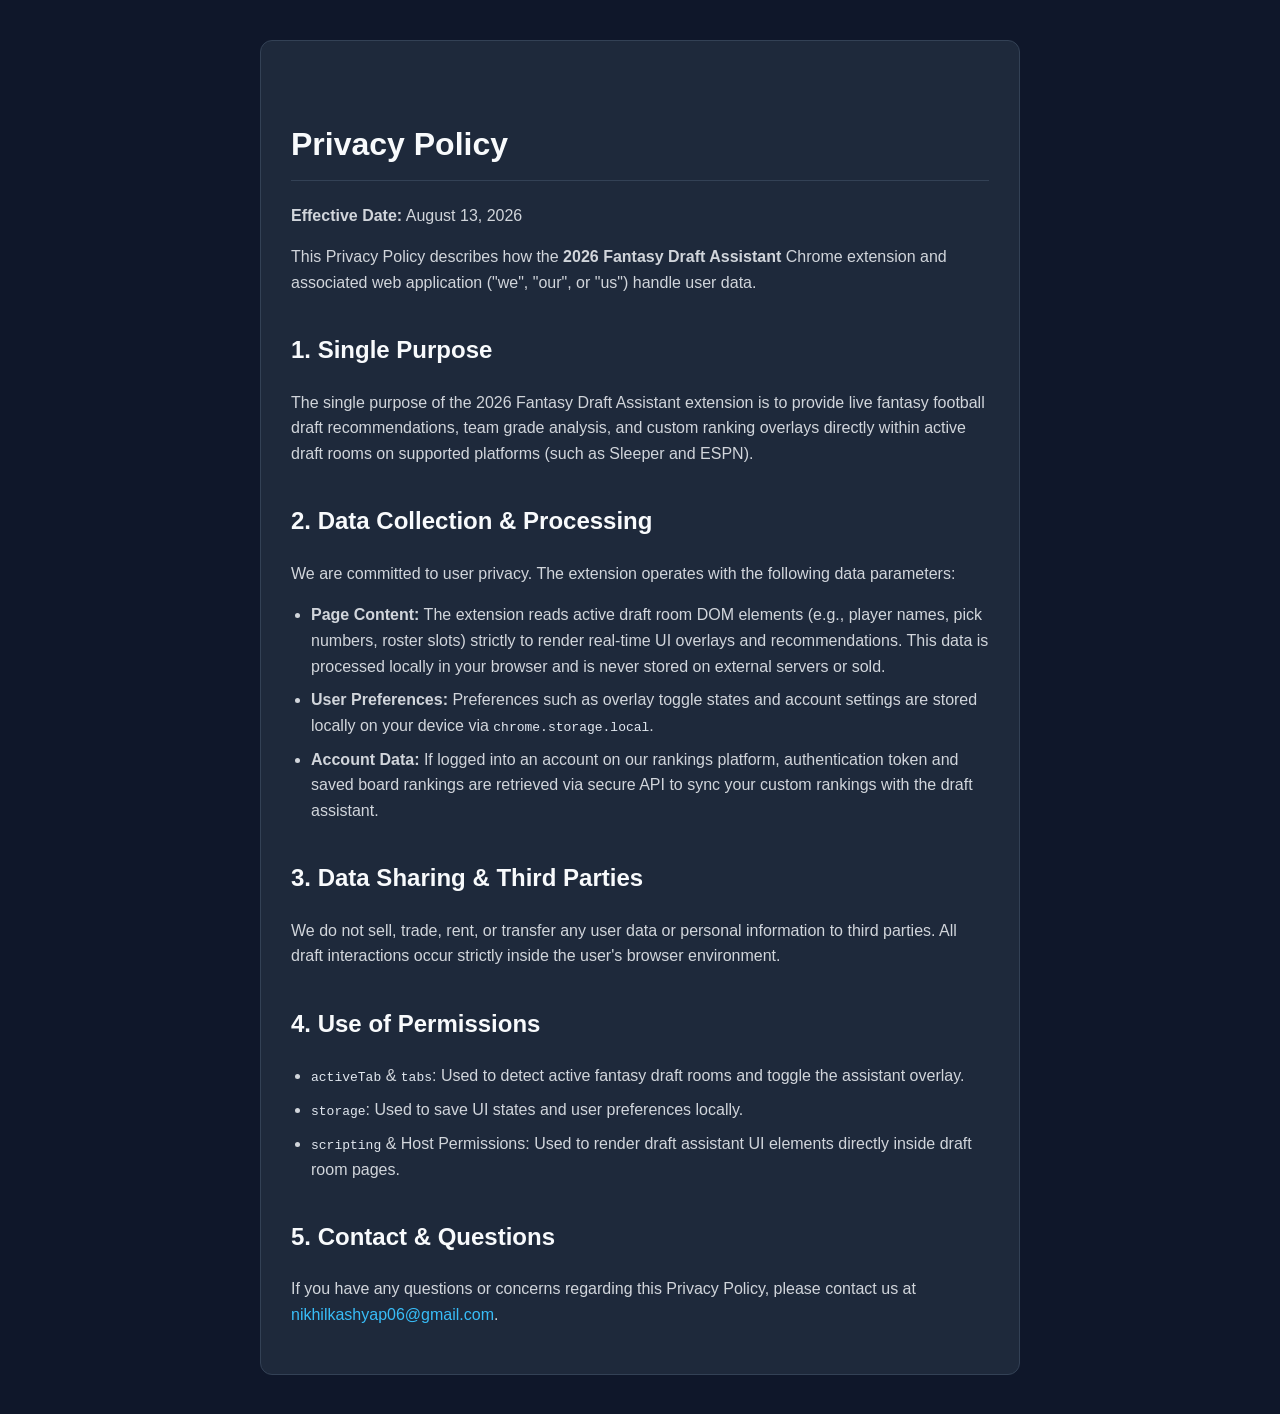
<file: privacy.html>
<!DOCTYPE html>
<html lang="en">
<head>
    <meta charset="UTF-8">
    <meta name="viewport" content="width=device-width, initial-scale=1.0">
    <title>Privacy Policy - 2026 Fantasy Draft Assistant</title>
    <style>
        * {
            box-sizing: border-box;
        }

        body {
            font-family: -apple-system, BlinkMacSystemFont, "Segoe UI", Roboto, Helvetica, Arial, sans-serif;
            line-height: 1.6;
            max-width: 800px;
            margin: 40px auto;
            padding: 0 20px;
            color: #d1d5db;
            background-color: #0f172a;
        }

        h1,
        h2 {
            color: #f8fafc;
            margin-top: 1.5em;
        }

        h1 {
            border-bottom: 1px solid #334155;
            padding-bottom: 10px;
        }

        a {
            color: #38bdf8;
            text-decoration: none;
        }

        a:hover {
            text-decoration: underline;
        }

        ul {
            padding-left: 20px;
        }

        li {
            margin-bottom: 8px;
        }

        code {
            color: #e2e8f0;
            overflow-wrap: anywhere;
        }

        .container {
            background-color: #1e293b;
            padding: 30px;
            border: 1px solid #334155;
            border-radius: 12px;
        }

        @media (max-width: 600px) {
            body {
                margin: 20px auto;
                padding: 0 12px;
            }

            .container {
                padding: 20px;
            }
        }
    </style>
</head>
<body>
    <div class="container">
        <h1>Privacy Policy</h1>
        <p><strong>Effective Date:</strong> August 13, 2026</p>

        <p>This Privacy Policy describes how the <strong>2026 Fantasy Draft Assistant</strong> Chrome extension and associated web application ("we", "our", or "us") handle user data.</p>

        <h2>1. Single Purpose</h2>
        <p>The single purpose of the 2026 Fantasy Draft Assistant extension is to provide live fantasy football draft recommendations, team grade analysis, and custom ranking overlays directly within active draft rooms on supported platforms (such as Sleeper and ESPN).</p>

        <h2>2. Data Collection &amp; Processing</h2>
        <p>We are committed to user privacy. The extension operates with the following data parameters:</p>
        <ul>
            <li><strong>Page Content:</strong> The extension reads active draft room DOM elements (e.g., player names, pick numbers, roster slots) strictly to render real-time UI overlays and recommendations. This data is processed locally in your browser and is never stored on external servers or sold.</li>
            <li><strong>User Preferences:</strong> Preferences such as overlay toggle states and account settings are stored locally on your device via <code>chrome.storage.local</code>.</li>
            <li><strong>Account Data:</strong> If logged into an account on our rankings platform, authentication token and saved board rankings are retrieved via secure API to sync your custom rankings with the draft assistant.</li>
        </ul>

        <h2>3. Data Sharing &amp; Third Parties</h2>
        <p>We do not sell, trade, rent, or transfer any user data or personal information to third parties. All draft interactions occur strictly inside the user's browser environment.</p>

        <h2>4. Use of Permissions</h2>
        <ul>
            <li><code>activeTab</code> &amp; <code>tabs</code>: Used to detect active fantasy draft rooms and toggle the assistant overlay.</li>
            <li><code>storage</code>: Used to save UI states and user preferences locally.</li>
            <li><code>scripting</code> &amp; Host Permissions: Used to render draft assistant UI elements directly inside draft room pages.</li>
        </ul>

        <h2>5. Contact &amp; Questions</h2>
        <p>If you have any questions or concerns regarding this Privacy Policy, please contact us at <a href="mailto:nikhilkashyap06@gmail.com">nikhilkashyap06@gmail.com</a>.</p>
    </div>
</body>
</html>
</file>
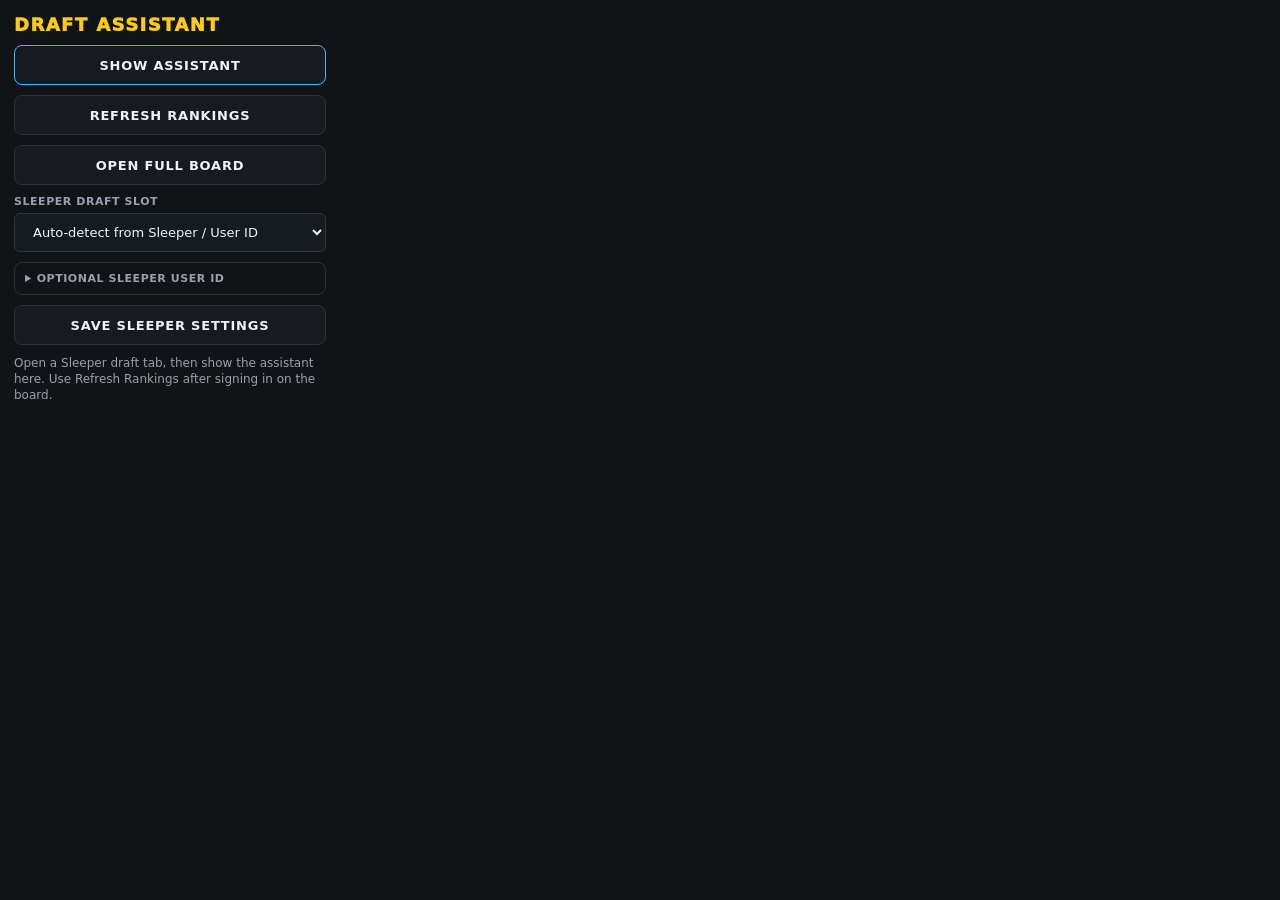
<file: extension/popup.html>
<!doctype html>
<html lang="en">
<head>
  <meta charset="utf-8">
  <meta name="viewport" content="width=device-width, initial-scale=1">
  <title>Draft Assistant</title>
  <link rel="stylesheet" href="popup.css">
</head>
<body>
  <main>
    <h1>Draft Assistant</h1>
    <button id="openAssistant" type="button">Show Assistant</button>
    <button id="refreshRankings" type="button">Refresh Rankings</button>
    <button id="openBoard" type="button">Open Full Board</button>
    <label>
      Sleeper draft slot
      <select id="sleeperSlotSelect">
        <option value="">Auto-detect from Sleeper / User ID</option>
        <option value="1">Slot 1 (1.01)</option>
        <option value="2">Slot 2 (1.02)</option>
        <option value="3">Slot 3 (1.03)</option>
        <option value="4">Slot 4 (1.04)</option>
        <option value="5">Slot 5 (1.05)</option>
        <option value="6">Slot 6 (1.06)</option>
        <option value="7">Slot 7 (1.07)</option>
        <option value="8">Slot 8 (1.08)</option>
        <option value="9">Slot 9 (1.09)</option>
        <option value="10">Slot 10 (1.10)</option>
        <option value="11">Slot 11 (1.11)</option>
        <option value="12">Slot 12 (1.12)</option>
      </select>
    </label>
    <details class="advanced-sleeper-settings">
      <summary>Optional Sleeper user ID</summary>
      <label>
        Raw Sleeper user ID
        <input id="sleeperUserIdInput" type="text" autocomplete="off" placeholder="1390195387523923968">
      </label>
    </details>
    <button id="saveAISettings" type="button">Save Sleeper Settings</button>
    <p id="status">Open a Sleeper draft tab, then show the assistant here. Use Refresh Rankings after signing in on the board.</p>
  </main>
  <script src="popup.js"></script>
</body>
</html>
</file>
<file: extension/popup.css>
:root {
  color-scheme: dark;
  --bg: #111416;
  --panel: #171b1f;
  --line: #29313a;
  --text: #eef2f6;
  --muted: #96a1ad;
  --accent: #38bdf8;
  --yellow: #facc15;
}

* {
  box-sizing: border-box;
}

body {
  width: 340px;
  margin: 0;
  background: var(--bg);
  color: var(--text);
  font: 13px Inter, ui-sans-serif, system-ui, sans-serif;
}

main {
  display: grid;
  gap: 10px;
  padding: 14px;
}

h1 {
  margin: 0;
  color: var(--yellow);
  font-size: 18px;
  font-weight: 950;
  letter-spacing: 0.08em;
  text-transform: uppercase;
}

button {
  width: 100%;
  border: 1px solid var(--line);
  border-radius: 8px;
  background: var(--panel);
  color: var(--text);
  font: inherit;
  min-height: 40px;
  cursor: pointer;
  font-weight: 900;
  letter-spacing: 0.06em;
  text-transform: uppercase;
}

button:first-of-type {
  border-color: var(--accent);
}

label {
  display: grid;
  gap: 5px;
  color: var(--muted);
  font-size: 11px;
  font-weight: 800;
  letter-spacing: 0.05em;
  text-transform: uppercase;
}

input,
select {
  width: 100%;
  min-height: 38px;
  border: 1px solid #30363d;
  border-radius: 6px;
  background: #161b22;
  color: #f0f6fc;
  padding: 10px 14px;
  font: 13px Inter, ui-sans-serif, system-ui, sans-serif;
}

select {
  cursor: pointer;
}

.advanced-sleeper-settings {
  border: 1px solid var(--line);
  border-radius: 8px;
  padding: 9px 10px;
  color: var(--muted);
}

.advanced-sleeper-settings summary {
  cursor: pointer;
  font-size: 11px;
  font-weight: 800;
  letter-spacing: 0.05em;
  text-transform: uppercase;
}

.advanced-sleeper-settings[open] summary {
  margin-bottom: 9px;
}

p {
  margin: 0;
  color: var(--muted);
  font-size: 12px;
  line-height: 1.35;
}
</file>
